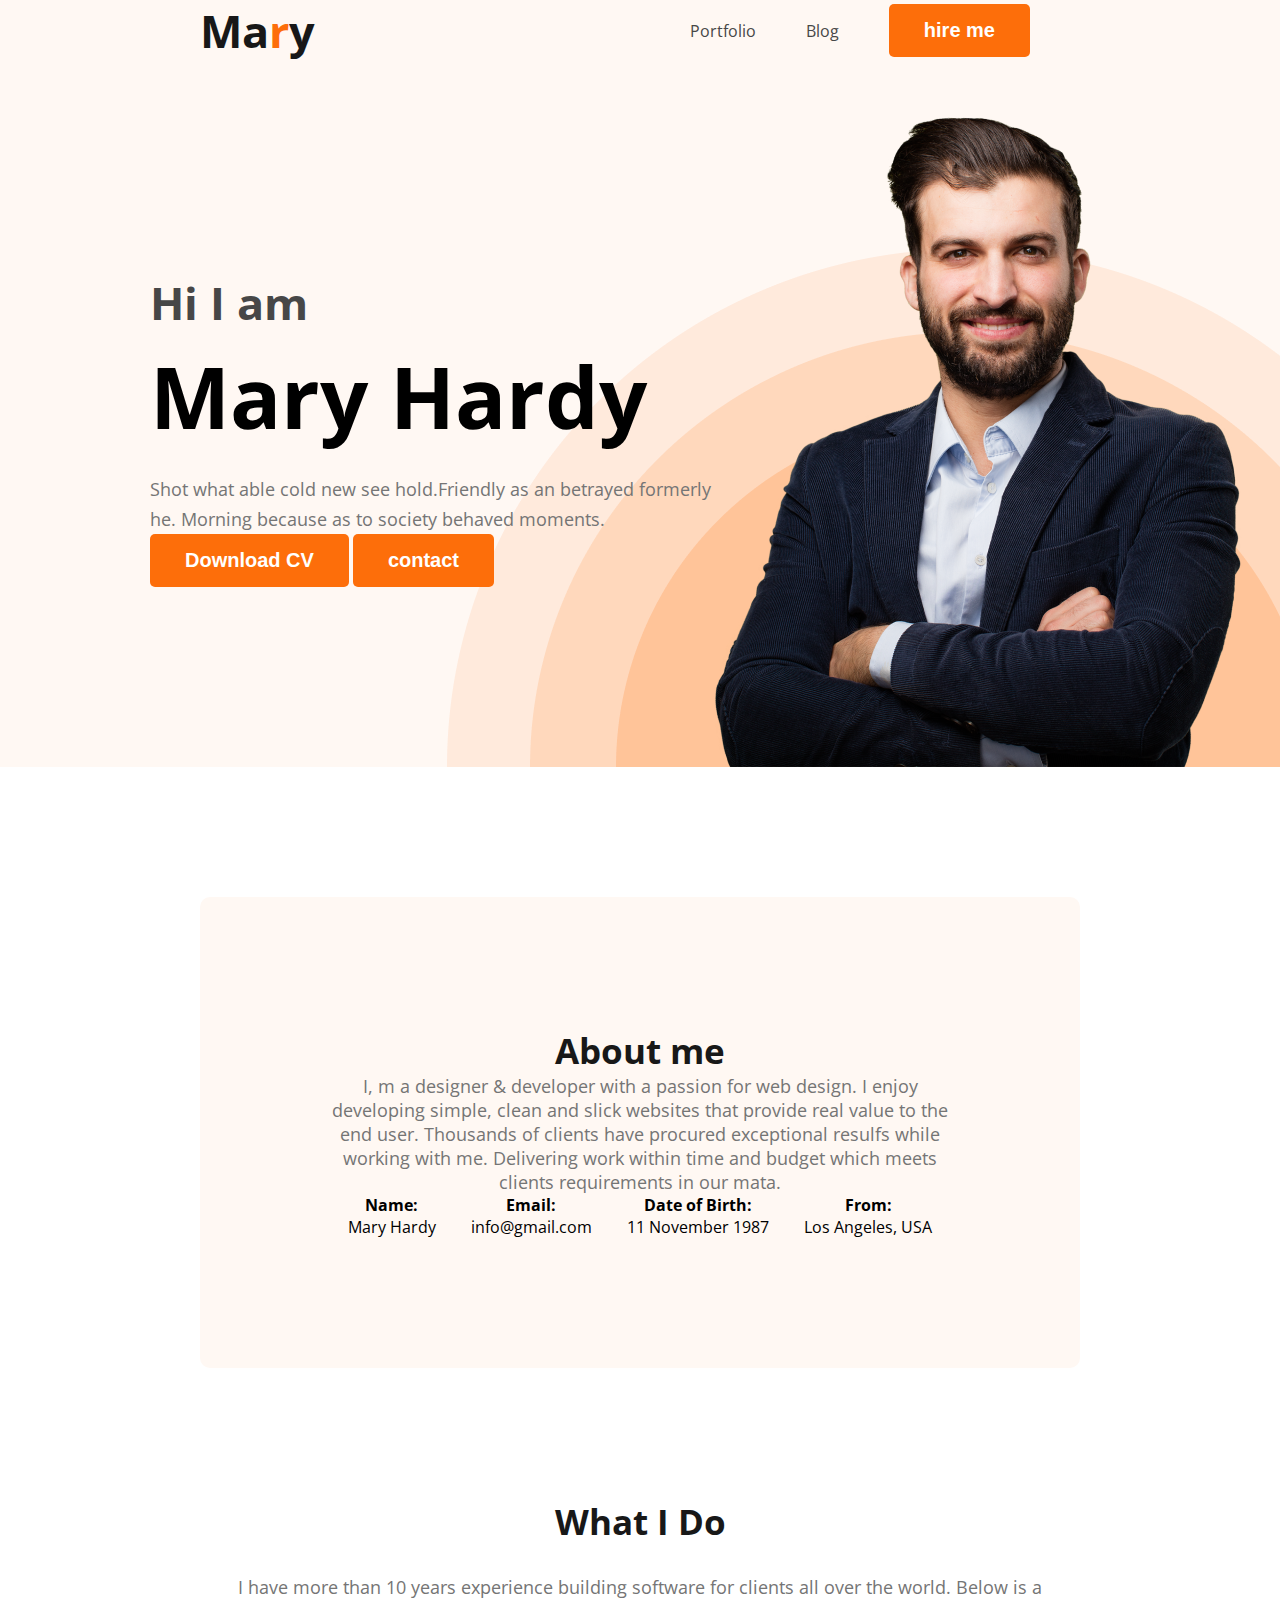
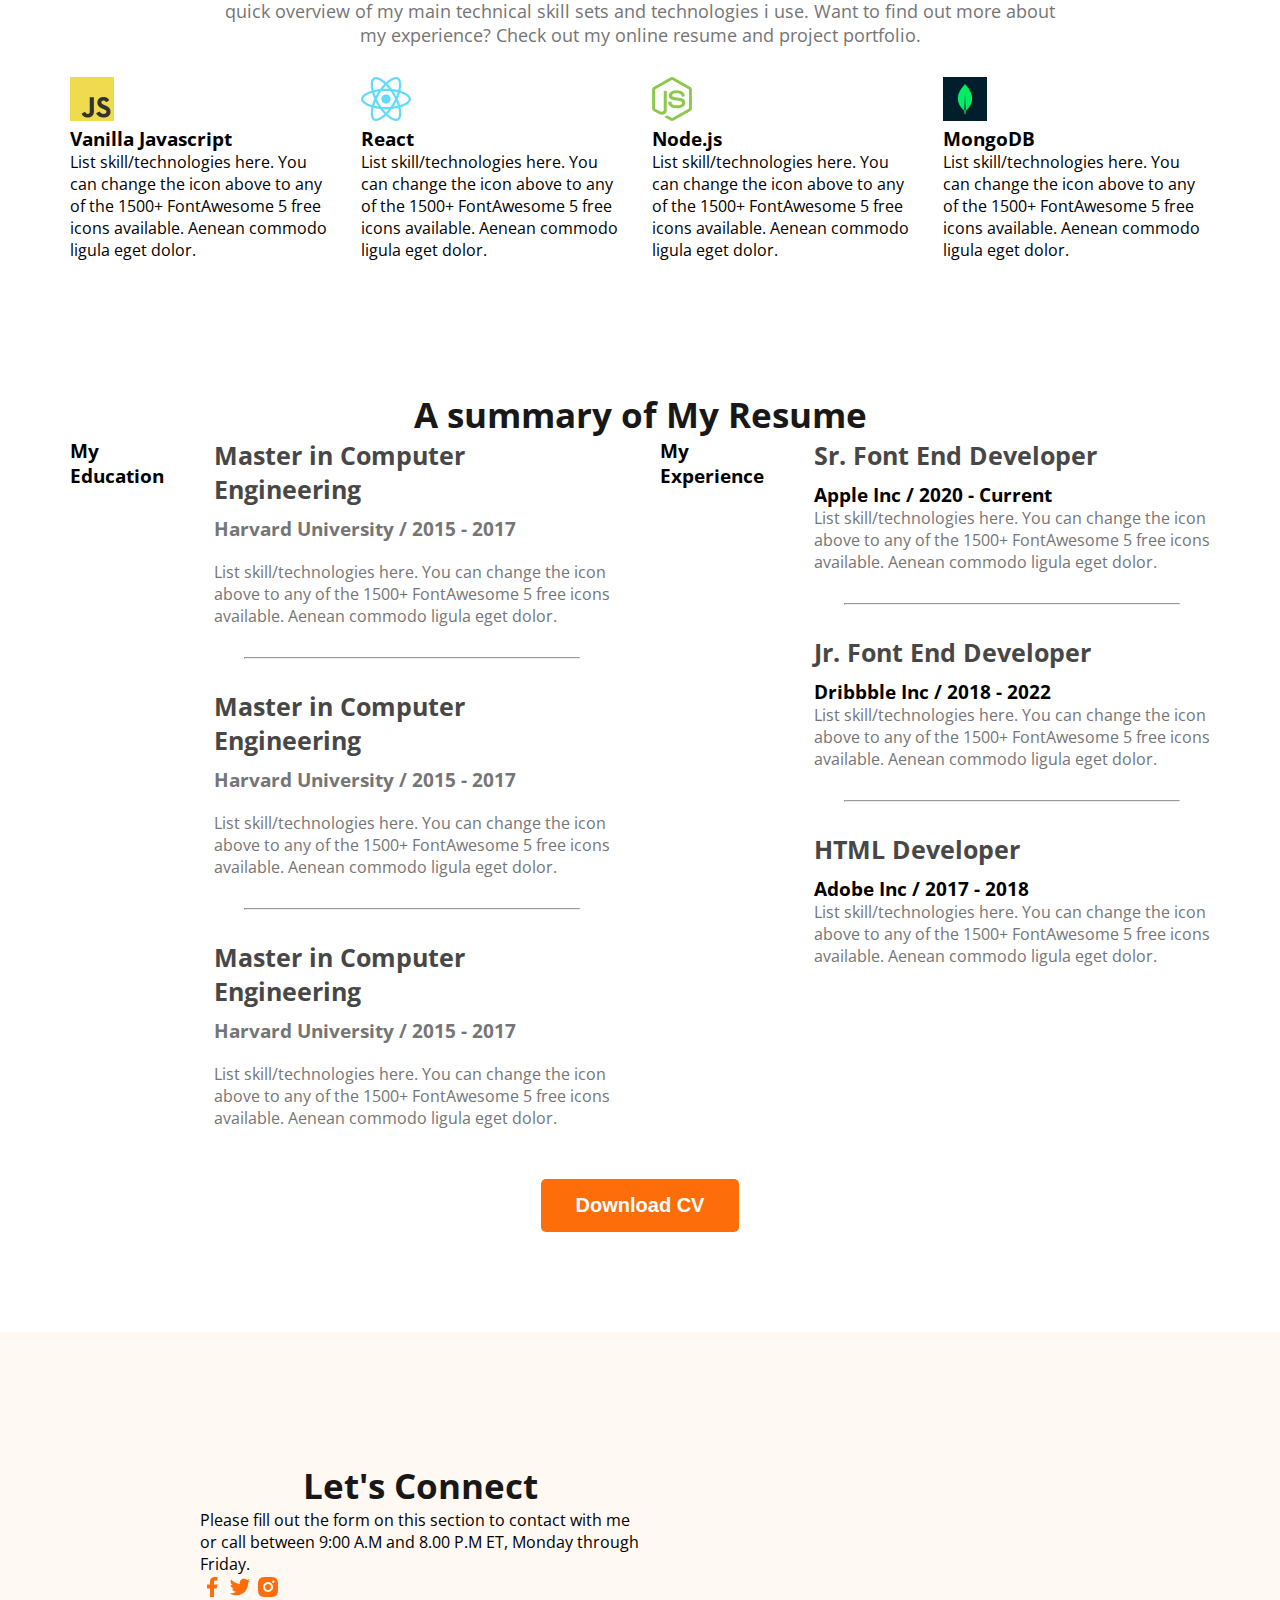
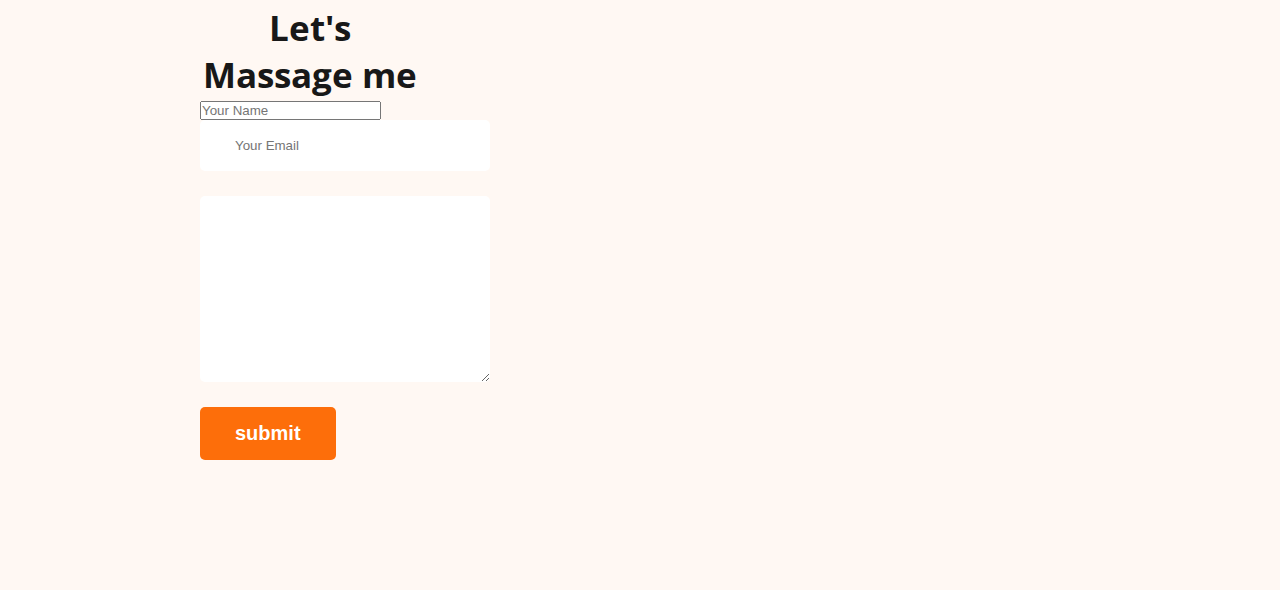
<file: index.html>
<!DOCTYPE html>
<html lang="en">
<head>
    <meta charset="UTF-8">
    <meta name="viewport" content="width=device-width, initial-scale=1.0">
    <title>web development portfolio</title>
    <link rel="preconnect" href="https://fonts.googleapis.com">
<link rel="preconnect" href="https://fonts.gstatic.com" crossorigin>
<link href="https://fonts.googleapis.com/css2?family=Open+Sans:ital,wght@0,400;0,700;1,800&display=swap" rel="stylesheet">
    <link rel="stylesheet" href="styles/portfolio.css">
</head>
<body>
    <header class="header">
       <nav>
        <h3 class="nav-title">Ma<span class="text-primary">r</span>y</h3>
        <ul>
            <li><a href="">Portfolio</a></li>
            <li><a href="">Blog</a></li>
            <li><button class="btn-primary">hire me</button></li>
        </ul>
       </nav>
       <div class="banner">
        <div class="banner-content">
            <h3 class="banner-greeting">Hi I am</h3>
            <h1 class="banner-title">Mary Hardy</h1>
            <p class="banner-describtion">Shot what able cold new see hold.Friendly as an betrayed formerly he. Morning because as to society behaved moments.</p>
            <button class="btn-primary">Download CV</button>
            <button class="btn-primary">contact</button>

        </div>
        <img class="profile-pic" src="images/hardy.png" alt="">

       </div> 
    </header>
    <main>
        <section class="about">
            <h3 class="section-title">About me</h3>
            <p class="section-describtion">I, m a designer & developer with a passion for web design. I enjoy developing simple, clean and slick websites that provide real value to the end user. Thousands of clients have procured exceptional resulfs while working with me. Delivering work within time and budget which meets clients requirements in our mata.</p>
            <div class="about-info-container">
                <div class="about-info">
                    <h4 class="info-title">Name:</h4>
                    <p class="info description">Mary Hardy</p>
                </div>
                <div class="about-info">
                    <h4 class="info-title">Email:</h4>
                    <p class="info description">info@gmail.com</p>
                </div>
                <div class="about-info">
                    <h4 class="info-title">Date of Birth:</h4>
                    <p class="info description">11 November 1987</p>
                </div>
                <div class="about-info">
                    <h4 class="info-title">From:</h4>
                    <p class="info description">Los Angeles, USA</p>
                </div>

            </div>

        </section>
        <section>
            <h3 class="section-title">What I Do</h3>
            <p id="what-i-do-description" class="section-describtion">I have more than 10 years experience building software for clients all over the world. Below is a quick overview of my main technical skill sets and technologies i use. Want to find out more about my experience? Check out my online resume and project portfolio.</p>
        </section>
        <div class="skills-container">
            
                <skill>
                    <img src="images/icons/js.png" alt="">
                    <h3 class="skill-tittle">Vanilla Javascript</h3>
                    <p class="skill-descriptipm">List skill/technologies here. You can change the icon above to any of the 1500+ FontAwesome 5 free icons available. Aenean commodo ligula eget dolor.</p>
                </skill>
            
            <skill>
                <img src="images/icons/react.png" alt="">
                <h3 class="skill-tittle">React</h3>
                <p class="skill-descriptipm">List skill/technologies here. You can change the icon above to any of the 1500+ FontAwesome 5 free icons available. Aenean commodo ligula eget dolor.</p>
            </skill>
            <skill>
                <img src="images/icons/nodejs.png" alt="">
                <h3 class="skill-tittle">Node.js</h3>
                <p class="skill-descriptipm">List skill/technologies here. You can change the icon above to any of the 1500+ FontAwesome 5 free icons available. Aenean commodo ligula eget dolor.</p>
            </skill>
            <skill>
                <img src="images/icons/mongo.png" alt="">
                <h3 class="skill-tittle">MongoDB</h3>
                <p class="skill-descriptipm">List skill/technologies here. You can change the icon above to any of the 1500+ FontAwesome 5 free icons available. Aenean commodo ligula eget dolor.</p>
            </skill>
        </div>
        <section>
            <h3 class="section-title">A summary of My Resume</h3>
            <div class="resume-container">
                <h3 class="resume-column-title">My Education</h3>
                <div class="resume-item">
                    <h2 class="resume-item-title">Master in Computer Engineering</h2>
                    <h3 class="resume-item-institute">Harvard University / 2015 - 2017</h3>
                    <p class="resume-item-description">List skill/technologies here. You can change the icon above 
                        to any of the 1500+ FontAwesome 5 free icons available. Aenean commodo ligula eget dolor.</p>
                <hr>
                <h2 class="resume-item-title">Master in Computer Engineering</h2>
                    <h3 class="resume-item-institute">Harvard University / 2015 - 2017</h3>
                    <p class="resume-item-description">List skill/technologies here. You can change the icon above 
                        to any of the 1500+ FontAwesome 5 free icons available. Aenean commodo ligula eget dolor.</p>
                <hr>
                <h2 class="resume-item-title">Master in Computer Engineering</h2>
                    <h3 class="resume-item-institute">Harvard University / 2015 - 2017</h3>
                    <p class="resume-item-description">List skill/technologies here. You can change the icon above 
                        to any of the 1500+ FontAwesome 5 free icons available. Aenean commodo ligula eget dolor.</p>
                </div>
                <h3 class="resume-column-title">My Experience</h3>
                <div class="resume-item">
                    <h2 class="resume-item-title">Sr. Font End Developer</h2>
                    <h3 class="resume- item-isntitute">Apple Inc / 2020 - Current</h3>
                    <p class="resume-item-description">List skill/technologies here. You can change the icon above 
                        to any of the 1500+ FontAwesome 5 free icons available. Aenean commodo ligula eget dolor.</p>
                    <hr>
                    <h2 class="resume-item-title">Jr. Font End Developer</h2>
                    <h3 class="resume- item-isntitute">Dribbble Inc / 2018 - 2022</h3>
                    <p class="resume-item-description">List skill/technologies here. You can change the icon above 
                        to any of the 1500+ FontAwesome 5 free icons available. Aenean commodo ligula eget dolor.</p>
                    <hr>
                    <h2 class="resume-item-title">HTML Developer</h2>
                    <h3 class="resume- item-isntitute">Adobe Inc / 2017 - 2018</h3>
                    <p class="resume-item-description">List skill/technologies here. You can change the icon above 
                        to any of the 1500+ FontAwesome 5 free icons available. Aenean commodo ligula eget dolor.</p>
                </div>
            </div>
            <div class="download-cv">
                <button class="btn-primary">Download CV</button>
            </div>
        </section>
    </main>
</body>
<footer>
<div class="footer-column">
    <h3 class="section-title">Let's Connect</h3>
    <p class="section-description">Please fill out the form on this section to contact with me or call between 9:00 A.M and 8.00 P.M ET, Monday through Friday.</p>
    <div class="social-link">
        <a href=""><img src="images/icons/facebook.png" alt="" ></a>
        <a href=""><img src="images/icons/twitter.png" alt="" ></a>
        <a href=""><img src="images/icons/insta.png" alt="" ></a>
    </div>
    <div class="footer-column">
        <h3 class="section-title">Let's Massage me</h3>
        <form class="contact" action="">
            <input type="taxt" placeholder="Your Name">
            <input type="email" name="" placeholder="Your Email" id="">
            <textarea name="" id="" cols="30" rows="10"></textarea>
            <input class="btn-primary" type="submit" value="submit">
        </form>
    </div>
</div>
</footer>
</html>
</file>
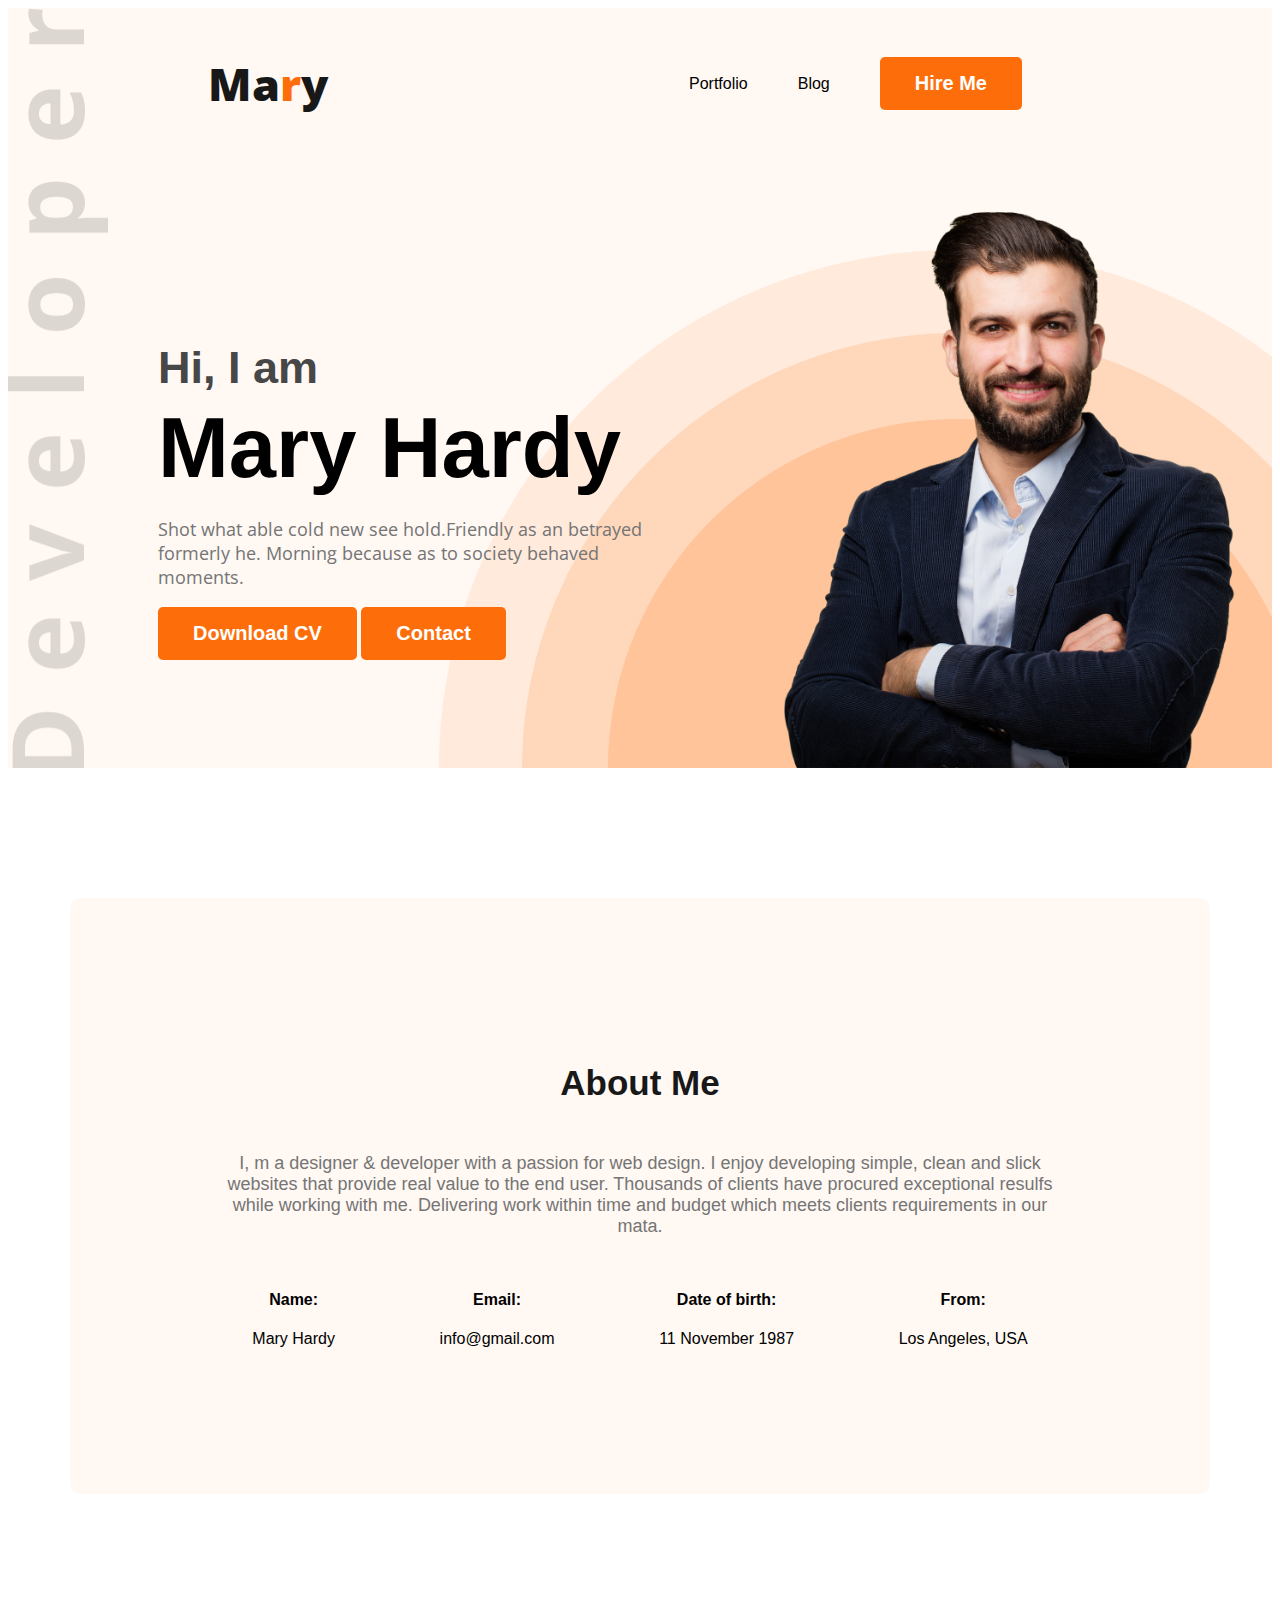
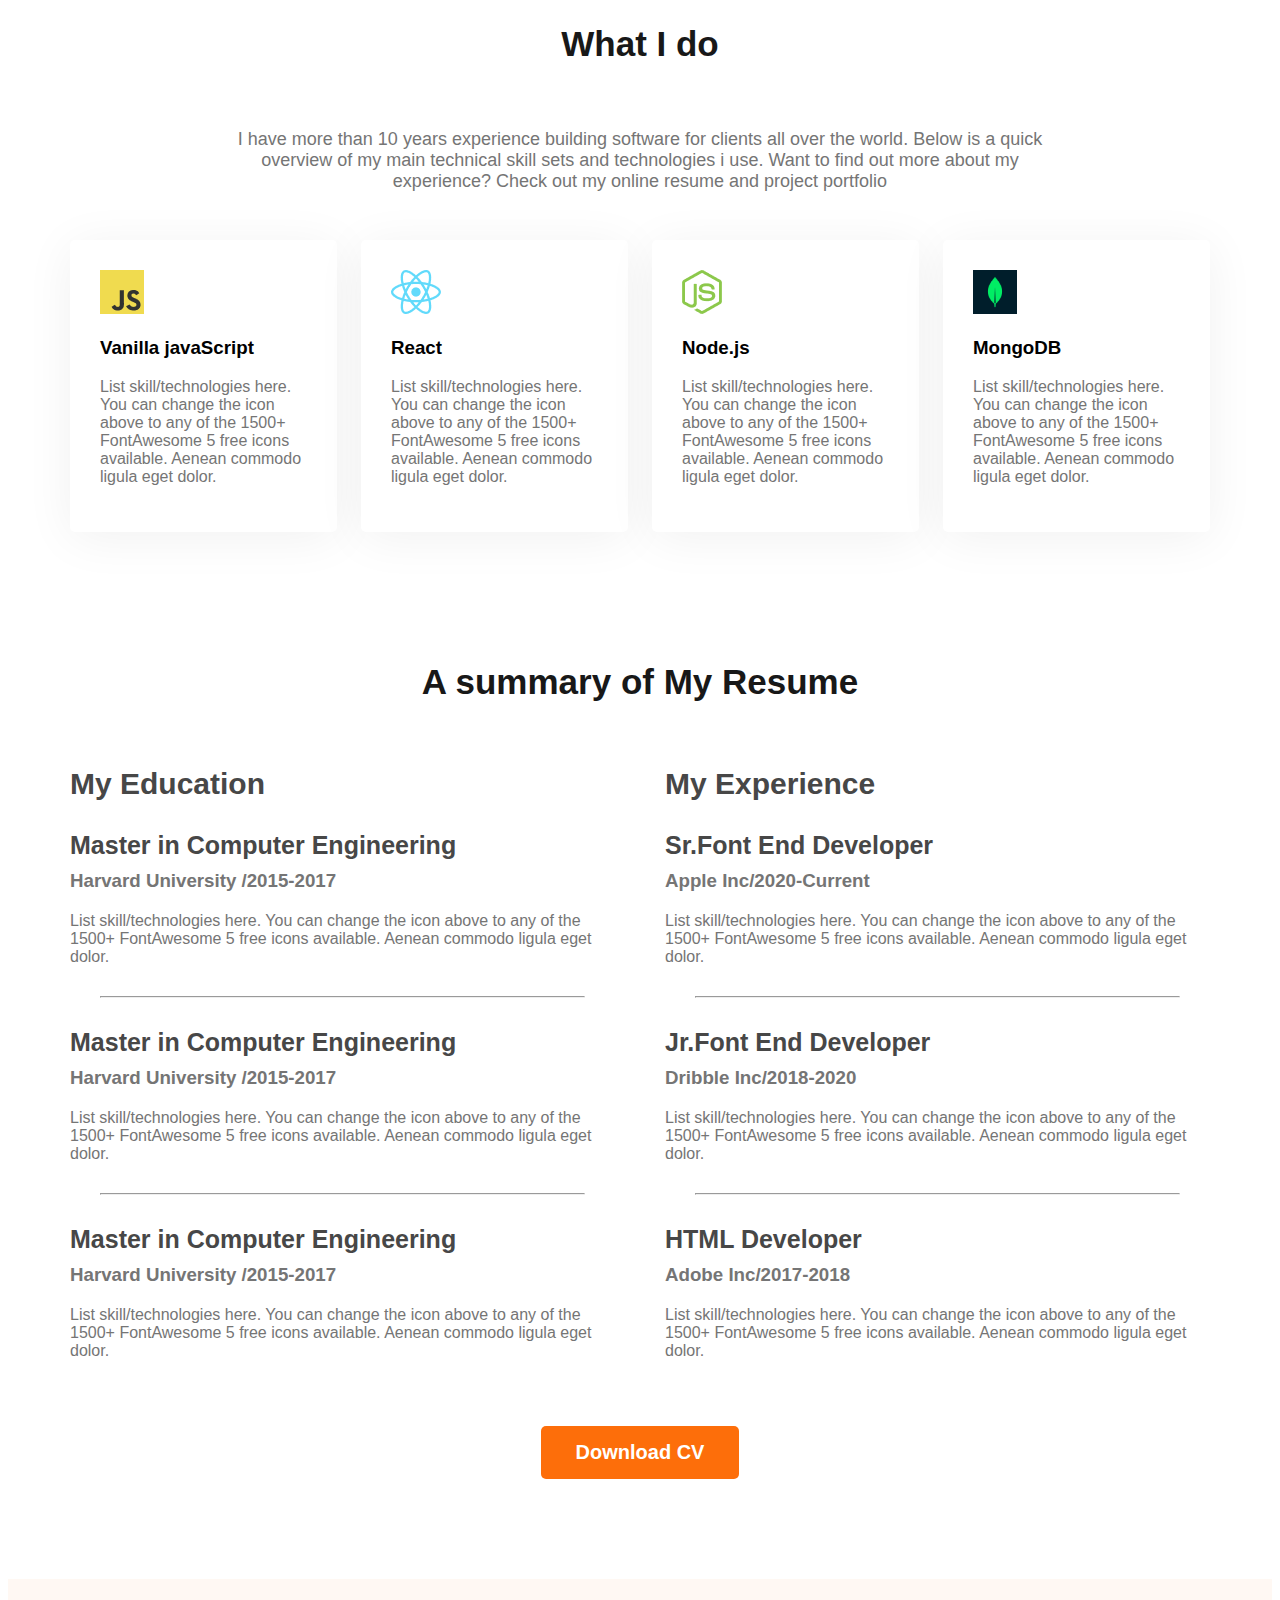
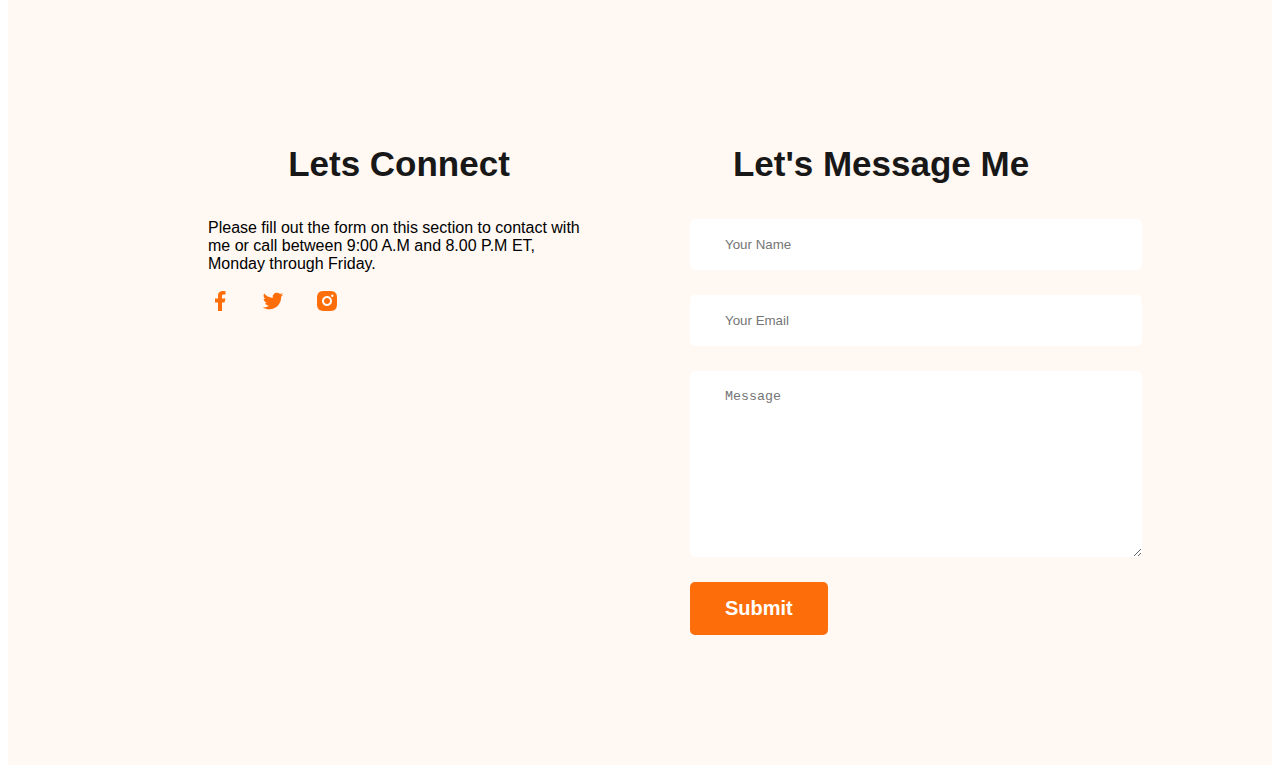
<file: index2.html>
<!DOCTYPE html>
<html lang="en">
<head>
    <meta charset="UTF-8">
    <meta name="viewport" content="width=device-width, initial-scale=1.0">
    <title>Web developer portfolio</title>
    <link rel="preconnect" href="https://fonts.googleapis.com">
<link rel="preconnect" href="https://fonts.gstatic.com" crossorigin>
<link href="https://fonts.googleapis.com/css2?family=Open+Sans:wght@400;700;800&display=swap" rel="stylesheet">

    <link rel="stylesheet" href="styles/portfolio2.css">
</head>
<body>
<header class="header">
<nav>
 <h3 class="nav-title">Ma<span class="text-primary">r</span>y</h3>
 <ul>
    <li>Portfolio</li>
    <li>Blog</li>
    <li><button class="btn-primary">Hire Me</button></li>
 </ul>  
</nav>
<div class="banner">
   <div class="banner-content">
    <h3 class="banner-greeting">Hi, I am</h3>
    <h2 class="banner-title">Mary Hardy</h2>
    <p class="banner-description">Shot what able cold new see hold.Friendly as an betrayed formerly he. Morning because as to society behaved moments.</p>
    <button class="btn-primary">Download CV</button>
    <button class="btn-primary">Contact</button>
</div>
<img class="profile-pic" src="images/hardy.png" alt="">
</div>
</header>
<main>
<section class="about">
    <h3 class="section-title">About Me</h3>
    <p class="section-description">I, m a designer & developer with a passion for web design. I enjoy developing simple, clean and slick websites that provide real value to the end user. Thousands of clients have procured exceptional resulfs while working with me. Delivering work within time and budget which meets clients requirements in our mata.</p>
    <div class="about-info-container">
        <div class="about-info">
            <h4 class="info-title">Name:</h4>
            <p class="info-description">Mary Hardy</p>
        </div>
        <div class="about-info">
            <h4 class="info-title">Email:</h4>
            <p class="info-description">info@gmail.com</p>
        </div>
        <div class="about-info">
            <h4 class="info-title">Date of birth:</h4>
            <p class="info-description">11 November 1987</p>
        </div>
        <div class="about-info">
            <h4 class="info-title">From:</h4>
            <p class="info-description">Los Angeles, USA</p>
        </div>

    </div>
</section>
<section>
    <h3 class="section-title">What I do</h3>
    <p id="what-i-do-description" class="section-description">I have more than 10 years experience building software for clients all over the world. Below is a quick overview of my main technical skill sets and technologies i use. Want to find out more about my experience? Check out my online resume and project portfolio</p>
    <div class="skills-container">
        <div class="skill">
            <img src="images/icons/js.png" alt="">
            <h3 class="skill-title">Vanilla javaScript</h3>
            <p class="skill-description">List skill/technologies here. You can change the icon above to any of the 1500+ FontAwesome 5 free icons available. Aenean commodo ligula eget dolor.</p>
        </div>
        <div class="skill">
            <img src="images/icons/react.png" alt="">
            <h3 class="skill-title">React</h3>
            <p class="skill-description">List skill/technologies here. You can change the icon above to any of the 1500+ FontAwesome 5 free icons available. Aenean commodo ligula eget dolor.</p>
        </div>
        <div class="skill">
            <img src="images/icons/nodejs.png" alt="">
            <h3 class="skill-title">Node.js</h3>
            <p class="skill-description">List skill/technologies here. You can change the icon above to any of the 1500+ FontAwesome 5 free icons available. Aenean commodo ligula eget dolor.</p>
        </div>
        <div class="skill">
            <img src="images/icons/mongo.png" alt="">
            <h3 class="skill-title">MongoDB</h3>
            <p class="skill-description">List skill/technologies here. You can change the icon above to any of the 1500+ FontAwesome 5 free icons available. Aenean commodo ligula eget dolor.</p>
        </div>
    </div>
</section>
<section>
    <h3 class="section-title">A summary of My Resume</h3>
    <div class="resume-container">
        <div class="resume-column">
            <h3 class="resume-column-title">My Education</h3>
            <div class="resume-item">
                <h2 class="resume-item-title">Master in Computer Engineering</h2>
                <h3 class="resume-item-institute">Harvard University /2015-2017</h3>
                <p class="resume-item-description">List skill/technologies here. You can change the icon above to any of the 1500+ FontAwesome 5 free icons available. Aenean commodo ligula eget dolor.</p>
            </div>
            <hr>
            <div class="resume-item">
                <h2 class="resume-item-title">Master in Computer Engineering</h2>
                <h3 class="resume-item-institute">Harvard University /2015-2017</h3>
                <p class="resume-item-description">List skill/technologies here. You can change the icon above to any of the 1500+ FontAwesome 5 free icons available. Aenean commodo ligula eget dolor.</p>
            </div>
            <hr>
            <div class="resume-item">
                <h2 class="resume-item-title">Master in Computer Engineering</h2>
                <h3 class="resume-item-institute">Harvard University /2015-2017</h3>
                <p class="resume-item-description">List skill/technologies here. You can change the icon above to any of the 1500+ FontAwesome 5 free icons available. Aenean commodo ligula eget dolor.</p>
            </div>
        </div>
        <div class="resume-column">
            <h3 class="resume-column-title">My Experience</h3>
            <div class="resume-item">
                <h2 class="resume-item-title">Sr.Font End Developer</h2>
                <h3 class="resume-item-institute">Apple Inc/2020-Current</h3>
                <p class="resume-item-description">List skill/technologies here. You can change the icon above to any of the 1500+ FontAwesome 5 free icons available. Aenean commodo ligula eget dolor.</p>
            </div>
            <hr>
            <div class="resume-item">
                <h2 class="resume-item-title">Jr.Font End Developer</h2>
                <h3 class="resume-item-institute">Dribble Inc/2018-2020</h3>
                <p class="resume-item-description">List skill/technologies here. You can change the icon above to any of the 1500+ FontAwesome 5 free icons available. Aenean commodo ligula eget dolor.</p>
            </div>
            <hr>
            <div class="resume-item">
                <h2 class="resume-item-title">HTML Developer</h2>
                <h3 class="resume-item-institute">Adobe Inc/2017-2018</h3>
                <p class="resume-item-description">List skill/technologies here. You can change the icon above to any of the 1500+ FontAwesome 5 free icons available. Aenean commodo ligula eget dolor.</p>
            </div>
        </div>
    </div>
    <div class="download-cv">
        <button class="btn-primary">Download CV</button>
    </div>
</section>
</main>
<footer>
<div class="footer-column">
    <h3 class="section-title">Lets Connect</h3>
    <p class="section-discription">
        Please fill out the form on this section to contact with me or call between 9:00 A.M and 8.00 P.M ET, Monday through Friday.
    </p>
    <div class="social-links">
       <a href=""><img src="images/icons/facebook.png" alt=""></a>
       <a href=""><img src="images/icons/twitter.png" alt=""></a>
       <a href=""><img src="images/icons/insta.png" alt=""></a> 
    </div>
</div>
<div class="footer-column">
    <h3 class="section-title">Let's Message Me</h3>
    <form class="contact" action="">
        <input type="text" placeholder="Your Name">
        <input type="email" name="" placeholder="Your Email" id="">
        <textarea name="" placeholder="Message" id="" cols="30" rows="10"></textarea>
        <input class="btn-primary" type="submit" value="Submit">
    </form>
</div>
</footer>

</body>
</html>
</file>
<file: styles/portfolio.css>
*{
    margin: 0;
    padding: 0;
}

nav {
    display: flex;
    justify-content: space-between;
    align-items: center;
    margin: 0 200px;
}
body{
    font-family:'Lato', sans-serif;
    font-family:'Open Sans',sans-serif;
}
.text-primary{
    color:#FD6E0A;

}
.nav-title{
    color:#181818;
    font-size: 45px;
}
.btn-primary{
    border-radius: 5px;
    background-color:#FD6E0A;
    border: 0;
    color: white;
    font-size: 20px;
    font-weight:700;
    padding:15px 35px;
}
nav >ul{
    display: flex;
    align-items: center;
}
nav li{
    list-style:none ;
    margin-right: 50px;
}
nav a{
    text-decoration: none;
    color: #474747;
}
.header{
    background-color:#FFF8F3;
    background-image: url("../images/header_bg.png");
    background-repeat: no-repeat;
    background-position: bottom right;
}
.banner{
    padding: 30px 30px 0px 150px;
    display: flex;
    align-items:center;
    justify-content: space-between;
}
.banner-greeting{
    font-size: 45px;
    color: #474747;
    margin-bottom: 0;
}
.banner-title{
    font-size: 85px;
    font-weight: 700;
    margin-top:5px;
    margin-bottom:20px;
}
.banner-content{
    max-width:500px;
}
.banner .profile{
    width: 500px;

}
.banner-describtion{
    width: 585px;
    color:  #757575;
font-family: Open Sans;
font-size: 18px;
font-style: normal;
font-weight: 400;
line-height: 30px; /* 166.667% */
}
.about{
    padding: 130px;
    border-radius:10px;
    background: #FFF8F3;
    margin:130px;
}
.about-info-container{
    display: flex;
    justify-content: space-around;
}
.about-info{
    text-align: center;
}
#what-i-do-description{
    padding:30px 150px;
}
.section-title{
    color: #181818;
    text-align: center;
    font-size:35px;
    font-weight: 700;
}
.section-describtion{
    color: #757575;
    text-align: center;
    font-size:18px;
}
main{
    max-width: 1140px;
    margin:0 auto;
}
main section{
    margin-top:130px ;
}
.skills-container{
    display: flex;
    gap: 24px;
}
.skill{
    padding:30px;
    border-radius:5px;
    background:#FFF;
    box-shadow:0px 6px 50px 0px ;
}
.skill-description{
    color: #757575;
}
.resume-container{
    display: flex;
    justify-content:space-between ;
    gap:50px ;
}
.resume-column-tittle{
    color: #474747;
    font-size:30px ;
    font-weight: 700;
}
.resume-item-description,.resume-item-institute{
    color: #757575;
}
.resume-item-title{
    color: #474747;
    font-size: 25px;
    font-weight: 700;
    margin-bottom:10px ;
}
.resume-container hr{
    margin: 30px;
}
.resume-item-institute{
    margin-bottom: 20px;
    margin-top:0px ;
}
.download-cv{
    text-align: center;
    margin-top: 50px;
}
footer{
    display: flex;
    gap: 100px;
    background: #FFF8F3;
    padding: 130px 200px;
    margin-top: 100px;

}
.footer-column{
    width:50% ;
}
.contact input[type="text"],.contact input[type="email"],textarea{
    display: block;
    margin-bottom:25px ;
    padding:18px 35px ;
    color: #757575;
    border-radius:5px ;
    background: #FFF;
    border: 0;
    width:100% ;
}
.social-links a{
    margin-right:25px ;
}
</file>
<file: styles/portfolio2.css>
body{
    font-family: 'Open Sans', sans-serif;
    font-family: "Lato", sans-serif;
}
nav{
    display: flex;
    justify-content: space-between;
    margin:0  200px;
    text-align: center;
}
.nav-title{
color:  #181818;
font-family: Open Sans;
font-size: 45px;
font-style: normal;
font-weight: 800;

}
nav > ul{
    display: flex;
    align-items: center;
}
nav li{
    list-style: none;
    margin-right:50px ;
}
nav a{
    text-decoration: none;
    color: #474747;

}
.text-primary{
    color: #FD6E0A;
}
.btn-primary{
border-radius: 5px;
background: #FD6E0A;
border:0 ;
color:white ;
font-size: 20px;
font-weight:700 ;
padding:15px 35px ;
}
.header{
    background-color:#FFF8F3;
    background-image: url('../images/header_bg.png'),url('../images/developer.png');
    background-repeat: no-repeat;
    background-position: bottom right,top left;
}
.banner{
    padding:30px 30px 0px 150px ;
    display: flex;
    align-items: center;
    justify-content: space-between;
}
.banner-content{
    max-width:500px ;
}

.banner .profile-pic{
    width: 500px;
}
.banner-greeting{
    font-size: 45px;
    color: #474747;
    margin-bottom: 0;
}
.banner-title{
    font-size:85px ;
    font-weight: 700;
    margin-top: 5px;
    margin-bottom: 20px;
}
.banner-description{
color: #757575;
font-family: Open Sans;
font-size: 18px;
font-style: normal;
font-weight: 400;
}


.about{
    padding: 130px;
    border-radius: 10px;
    background: #FFF8F3;
    margin:130px 0 ;
}
.about-info-container{
    display: flex;
    justify-content: space-around;
}
.about-info{
    text-align: center;
}
#what-i-do-description{
    padding:30px 150px ;
}
.section-title{
    color: #181818;
    text-align: center;
    font-size:35px ;
    font-weight: 700;
}
.section-description{
    color: #757575;
    text-align: center;
    font-size:18px ;
    padding: 15px;
}
main {
    max-width: 1140px;
    margin: 0 auto;
}
main section{
    margin-top:130px ;
}
.skills-container{
    display: flex;
    gap: 24px;
}
.skill{
    padding: 30px;
    border-radius:5px ; 
    background:#FFF;
    box-shadow: 0px 6px 50px 0px rgba(0, 0, 0, 0.06); 
}
.skill-description{
   color: #757575;
}

.resume-column-title{
    color: #474747;
    font-size:30px ;
    font-weight: 700;
}
.resume-container{
    display: flex;
    gap: 50px;
}
.resume-item-title{
    color: #474747;
    font-size: 25px;
    font-weight: 700;
    margin-bottom:10px ;
}

.resume-item-institute{
    margin-bottom:20px ;
    margin-top:0px ;
}
.resume-item-description, .resume-item-institute{
    color: #757575;
}
.resume-container hr{
    margin:30px ;
}
.download-cv{
    text-align:center ;
    margin-top:50px ;
}
footer{
    display: flex;
    gap: 100px;
    background: #FFF8F3;
    padding:130px 200px ;
    margin-top: 100px;
}
.footer-column{
    width: 50%;
}
.social-links a{
    margin-right: 25px;
}
.contact input[type="text"],.contact input[type="email"], textarea{
    display: block;
    margin-bottom: 25px;
    padding:18px 35px;
    color: #757575;
    border-radius:5px;
    background: #FFF;
    border:0 ;
    width:100%;
}
</file>
